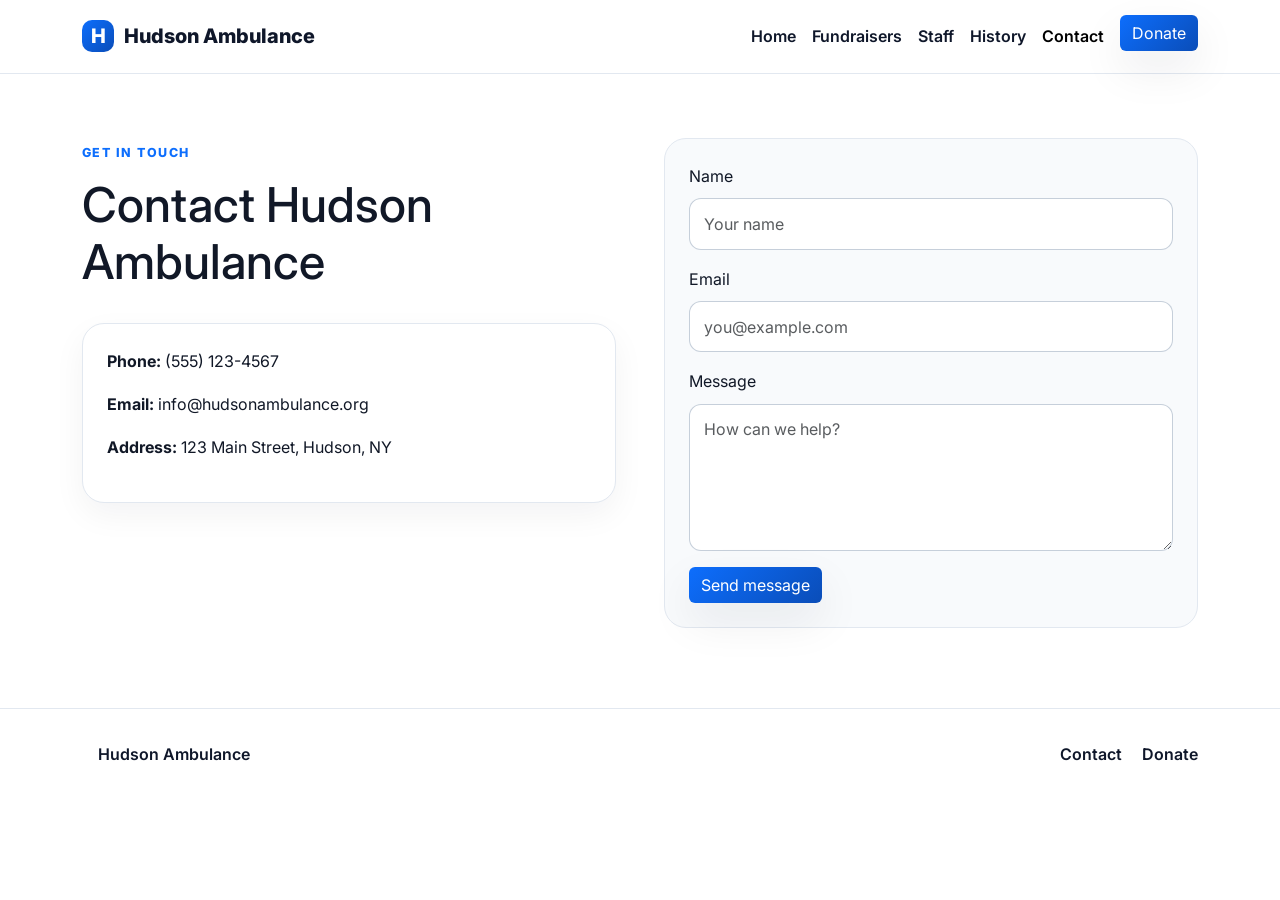
<file: contact.html>
<!DOCTYPE html>
<html lang="en">
<head>
  <meta charset="UTF-8" />
  <meta name="viewport" content="width=device-width, initial-scale=1.0" />
  <title>Hudson Ambulance | Contact</title>
  <meta name="description" content="Contact Hudson Ambulance." />
  <link rel="preconnect" href="https://fonts.googleapis.com">
  <link rel="preconnect" href="https://fonts.gstatic.com" crossorigin>
  <link href="https://fonts.googleapis.com/css2?family=Inter:wght@400;500;600;700;800&display=swap" rel="stylesheet">
  <link href="https://cdn.jsdelivr.net/npm/bootstrap@5.3.3/dist/css/bootstrap.min.css" rel="stylesheet">
  <link rel="stylesheet" href="assets/css/styles.css" />
</head>
<body>
  <nav class="navbar navbar-expand-lg navbar-light sticky-top">
    <div class="container">
      <a class="navbar-brand" href="index.html">
        <span class="brand-mark">H</span>
        Hudson Ambulance
      </a>
      <button class="navbar-toggler" type="button" data-bs-toggle="collapse" data-bs-target="#mainNav">
        <span class="navbar-toggler-icon"></span>
      </button>
      <div class="collapse navbar-collapse" id="mainNav">
        <ul class="navbar-nav ms-auto">
          <li class="nav-item"><a class="nav-link" href="index.html">Home</a></li>
          <li class="nav-item"><a class="nav-link" href="fundraisers.html">Fundraisers</a></li>
          <li class="nav-item"><a class="nav-link" href="staff.html">Staff</a></li>
          <li class="nav-item"><a class="nav-link" href="history.html">History</a></li>
          <li class="nav-item"><a class="nav-link active" href="contact.html">Contact</a></li>
          <li class="nav-item"><a class="btn btn-primary ms-lg-2" href="donate.html">Donate</a></li>
        </ul>
      </div>
    </div>
  </nav>

  <main class="page-shell">
    <div class="container">
      <div class="row g-5">
        <div class="col-lg-6">
          <div class="page-header">
            <p class="eyebrow text-primary">Get in touch</p>
            <h1>Contact Hudson Ambulance</h1>
          </div>

          <div class="contact-card">
            <p><strong>Phone:</strong> (555) 123-4567</p>
            <p><strong>Email:</strong> info@hudsonambulance.org</p>
            <p><strong>Address:</strong> 123 Main Street, Hudson, NY</p>
          </div>
        </div>

        <div class="col-lg-6">
          <form class="contact-form">
            <div class="mb-3">
              <label class="form-label">Name</label>
              <input type="text" class="form-control" placeholder="Your name" />
            </div>
            <div class="mb-3">
              <label class="form-label">Email</label>
              <input type="email" class="form-control" placeholder="you@example.com" />
            </div>
            <div class="mb-3">
              <label class="form-label">Message</label>
              <textarea class="form-control" rows="5" placeholder="How can we help?"></textarea>
            </div>
            <button type="button" class="btn btn-primary" onclick="alert('This form is ready for Formspree, Netlify Forms, or a custom backend.')">
              Send message
            </button>
          </form>
        </div>
      </div>
    </div>
  </main>

  <footer class="site-footer">
    <div class="container">
      <div class="row align-items-center">
        <div class="col-md-6">
          <a class="footer-brand" href="index.html">Hudson Ambulance</a>
        </div>
        <div class="col-md-6 text-md-end">
          <a href="contact.html">Contact</a>
          <a href="donate.html">Donate</a>
        </div>
      </div>
    </div>
  </footer>

  <script src="https://cdn.jsdelivr.net/npm/bootstrap@5.3.3/dist/js/bootstrap.bundle.min.js"></script>
  <script src="assets/js/site.js"></script>
</body>
</html>
</file>
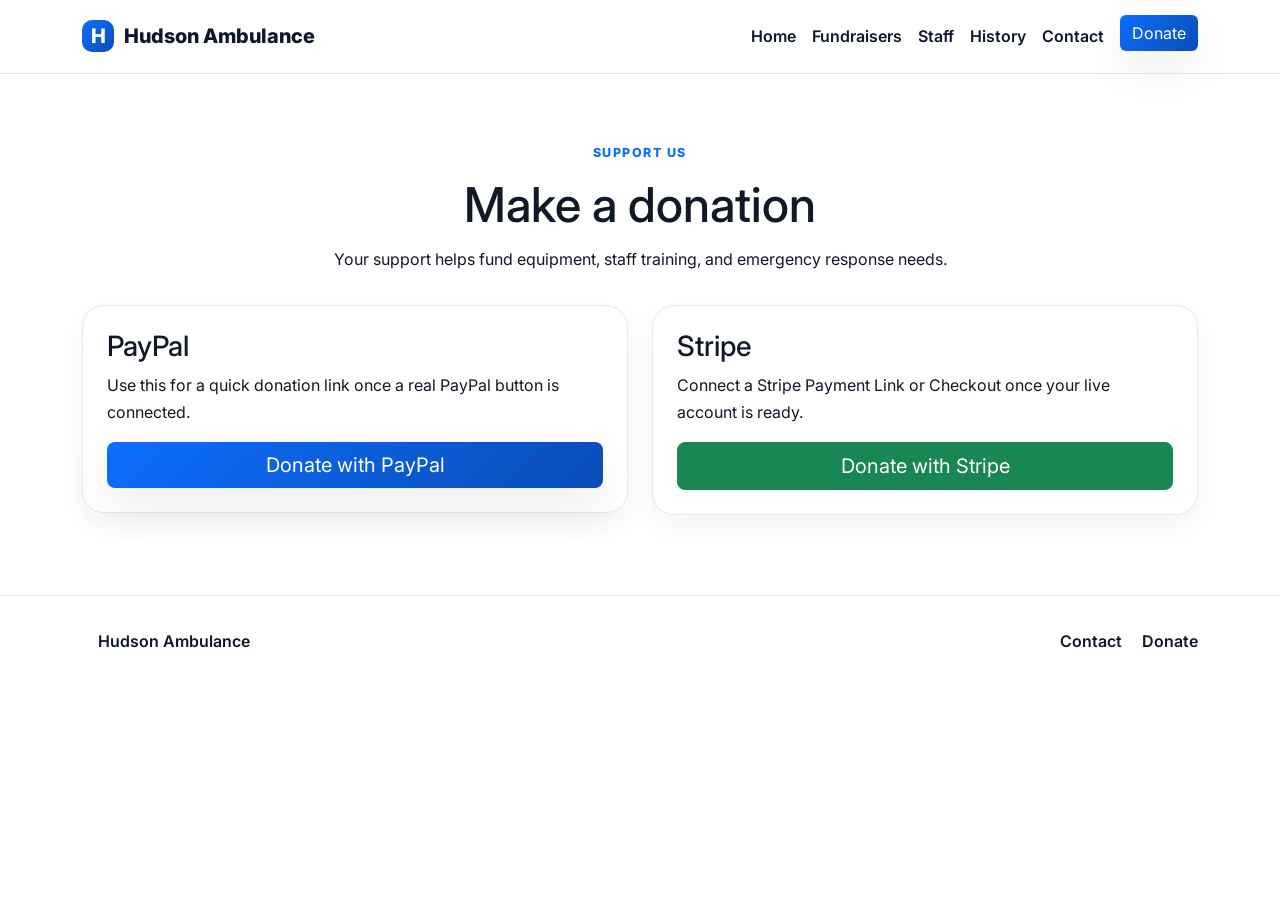
<file: donate.html>
<!DOCTYPE html>
<html lang="en">
<head>
  <meta charset="UTF-8" />
  <meta name="viewport" content="width=device-width, initial-scale=1.0" />
  <title>Hudson Ambulance | Donate</title>
  <meta name="description" content="Support Hudson Ambulance with a donation." />
  <link rel="preconnect" href="https://fonts.googleapis.com">
  <link rel="preconnect" href="https://fonts.gstatic.com" crossorigin>
  <link href="https://fonts.googleapis.com/css2?family=Inter:wght@400;500;600;700;800&display=swap" rel="stylesheet">
  <link href="https://cdn.jsdelivr.net/npm/bootstrap@5.3.3/dist/css/bootstrap.min.css" rel="stylesheet">
  <link rel="stylesheet" href="assets/css/styles.css" />
</head>
<body>
  <nav class="navbar navbar-expand-lg navbar-light sticky-top">
    <div class="container">
      <a class="navbar-brand" href="index.html">
        <span class="brand-mark">H</span>
        Hudson Ambulance
      </a>
      <button class="navbar-toggler" type="button" data-bs-toggle="collapse" data-bs-target="#mainNav">
        <span class="navbar-toggler-icon"></span>
      </button>
      <div class="collapse navbar-collapse" id="mainNav">
        <ul class="navbar-nav ms-auto">
          <li class="nav-item"><a class="nav-link" href="index.html">Home</a></li>
          <li class="nav-item"><a class="nav-link" href="fundraisers.html">Fundraisers</a></li>
          <li class="nav-item"><a class="nav-link" href="staff.html">Staff</a></li>
          <li class="nav-item"><a class="nav-link" href="history.html">History</a></li>
          <li class="nav-item"><a class="nav-link" href="contact.html">Contact</a></li>
          <li class="nav-item"><a class="btn btn-primary ms-lg-2 active" href="donate.html">Donate</a></li>
        </ul>
      </div>
    </div>
  </nav>

  <main class="page-shell">
    <div class="container">
      <div class="page-header text-center">
        <p class="eyebrow text-primary">Support us</p>
        <h1>Make a donation</h1>
        <p>Your support helps fund equipment, staff training, and emergency response needs.</p>
      </div>

      <div class="row g-4">
        <div class="col-md-6">
          <div class="donation-card">
            <h3>PayPal</h3>
            <p>Use this for a quick donation link once a real PayPal button is connected.</p>
            <a class="btn btn-primary btn-lg w-100" href="#" onclick="alert('Replace with your real PayPal donation link.')">Donate with PayPal</a>
          </div>
        </div>

        <div class="col-md-6">
          <div class="donation-card">
            <h3>Stripe</h3>
            <p>Connect a Stripe Payment Link or Checkout once your live account is ready.</p>
            <a class="btn btn-success btn-lg w-100" href="#" onclick="alert('Replace with your live Stripe checkout or payment link.')">Donate with Stripe</a>
          </div>
        </div>
      </div>
    </div>
  </main>

  <footer class="site-footer">
    <div class="container">
      <div class="row align-items-center">
        <div class="col-md-6">
          <a class="footer-brand" href="index.html">Hudson Ambulance</a>
        </div>
        <div class="col-md-6 text-md-end">
          <a href="contact.html">Contact</a>
          <a href="donate.html">Donate</a>
        </div>
      </div>
    </div>
  </footer>

  <script src="https://cdn.jsdelivr.net/npm/bootstrap@5.3.3/dist/js/bootstrap.bundle.min.js"></script>
  <script src="assets/js/site.js"></script>
</body>
</html>
</file>
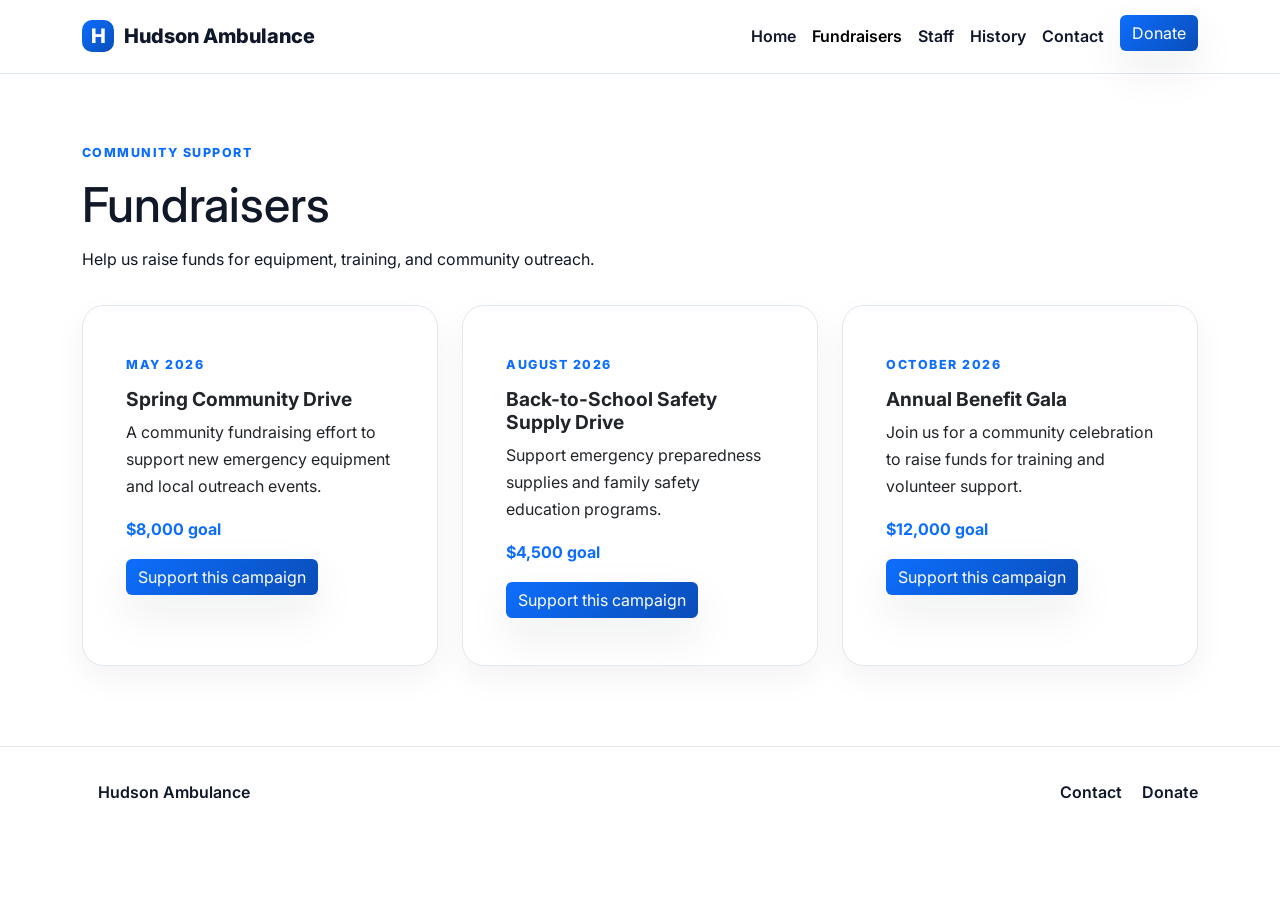
<file: fundraisers.html>
<!DOCTYPE html>
<html lang="en">
<head>
  <meta charset="UTF-8" />
  <meta name="viewport" content="width=device-width, initial-scale=1.0" />
  <title>Hudson Ambulance | Fundraisers</title>
  <meta name="description" content="Fundraisers and community events that support Hudson Ambulance." />
  <link rel="preconnect" href="https://fonts.googleapis.com">
  <link rel="preconnect" href="https://fonts.gstatic.com" crossorigin>
  <link href="https://fonts.googleapis.com/css2?family=Inter:wght@400;500;600;700;800&display=swap" rel="stylesheet">
  <link href="https://cdn.jsdelivr.net/npm/bootstrap@5.3.3/dist/css/bootstrap.min.css" rel="stylesheet">
  <link rel="stylesheet" href="assets/css/styles.css" />
</head>
<body>
  <nav class="navbar navbar-expand-lg navbar-light sticky-top">
    <div class="container">
      <a class="navbar-brand" href="index.html">
        <span class="brand-mark">H</span>
        Hudson Ambulance
      </a>
      <button class="navbar-toggler" type="button" data-bs-toggle="collapse" data-bs-target="#mainNav">
        <span class="navbar-toggler-icon"></span>
      </button>
      <div class="collapse navbar-collapse" id="mainNav">
        <ul class="navbar-nav ms-auto">
          <li class="nav-item"><a class="nav-link" href="index.html">Home</a></li>
          <li class="nav-item"><a class="nav-link active" href="fundraisers.html">Fundraisers</a></li>
          <li class="nav-item"><a class="nav-link" href="staff.html">Staff</a></li>
          <li class="nav-item"><a class="nav-link" href="history.html">History</a></li>
          <li class="nav-item"><a class="nav-link" href="contact.html">Contact</a></li>
          <li class="nav-item"><a class="btn btn-primary ms-lg-2" href="donate.html">Donate</a></li>
        </ul>
      </div>
    </div>
  </nav>

  <main class="page-shell">
    <div class="container">
      <div class="page-header">
        <p class="eyebrow text-primary">Community support</p>
        <h1>Fundraisers</h1>
        <p>Help us raise funds for equipment, training, and community outreach.</p>
      </div>

      <div class="row g-4" id="fundraiserList"></div>
    </div>
  </main>

  <footer class="site-footer">
    <div class="container">
      <div class="row align-items-center">
        <div class="col-md-6">
          <a class="footer-brand" href="index.html">Hudson Ambulance</a>
        </div>
        <div class="col-md-6 text-md-end">
          <a href="contact.html">Contact</a>
          <a href="donate.html">Donate</a>
        </div>
      </div>
    </div>
  </footer>

  <script src="https://cdn.jsdelivr.net/npm/bootstrap@5.3.3/dist/js/bootstrap.bundle.min.js"></script>
  <script src="assets/js/site.js"></script>
</body>
</html>
</file>
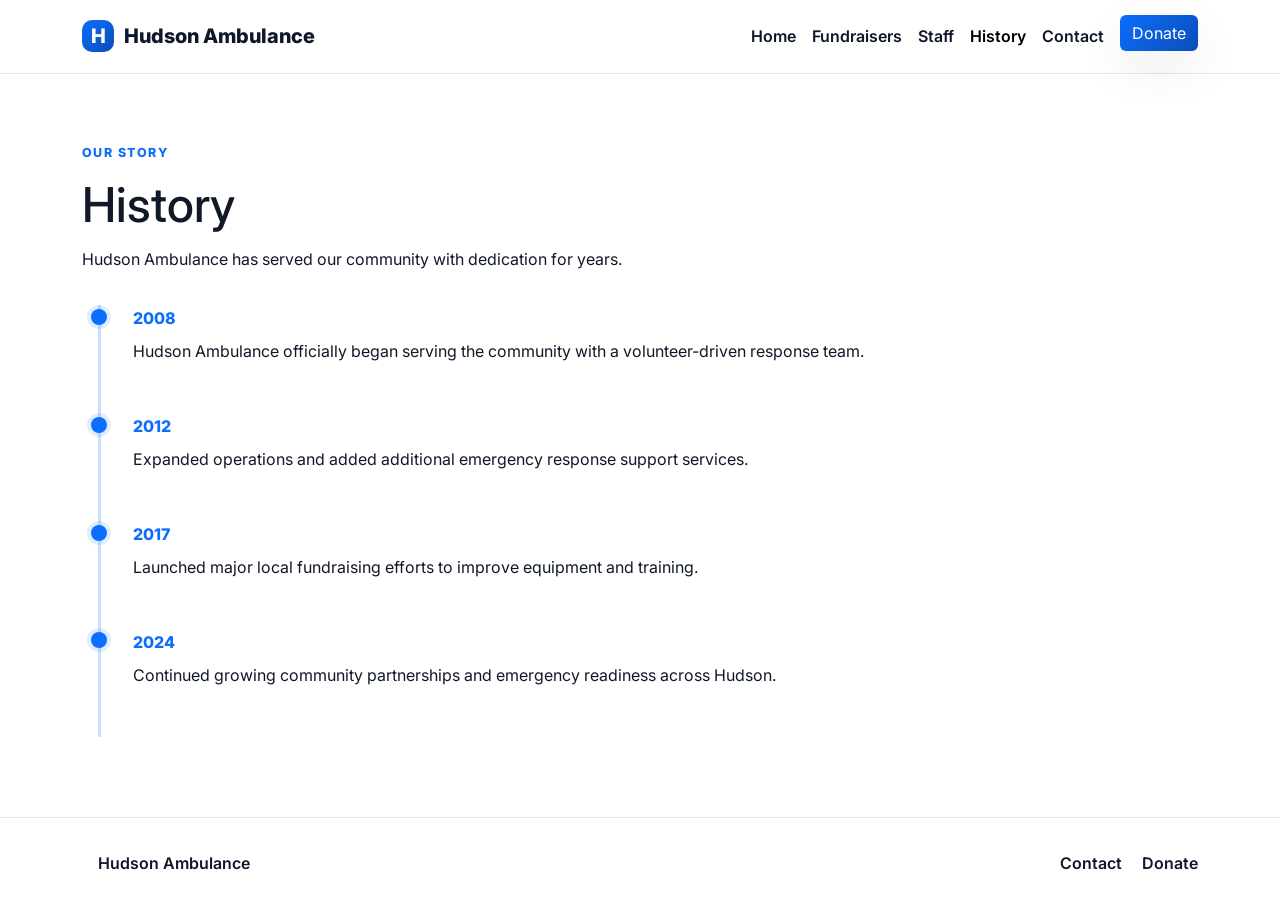
<file: history.html>
<!DOCTYPE html>
<html lang="en">
<head>
  <meta charset="UTF-8" />
  <meta name="viewport" content="width=device-width, initial-scale=1.0" />
  <title>Hudson Ambulance | History</title>
  <meta name="description" content="The history and milestones of Hudson Ambulance." />
  <link rel="preconnect" href="https://fonts.googleapis.com">
  <link rel="preconnect" href="https://fonts.gstatic.com" crossorigin>
  <link href="https://fonts.googleapis.com/css2?family=Inter:wght@400;500;600;700;800&display=swap" rel="stylesheet">
  <link href="https://cdn.jsdelivr.net/npm/bootstrap@5.3.3/dist/css/bootstrap.min.css" rel="stylesheet">
  <link rel="stylesheet" href="assets/css/styles.css" />
</head>
<body>
  <nav class="navbar navbar-expand-lg navbar-light sticky-top">
    <div class="container">
      <a class="navbar-brand" href="index.html">
        <span class="brand-mark">H</span>
        Hudson Ambulance
      </a>
      <button class="navbar-toggler" type="button" data-bs-toggle="collapse" data-bs-target="#mainNav">
        <span class="navbar-toggler-icon"></span>
      </button>
      <div class="collapse navbar-collapse" id="mainNav">
        <ul class="navbar-nav ms-auto">
          <li class="nav-item"><a class="nav-link" href="index.html">Home</a></li>
          <li class="nav-item"><a class="nav-link" href="fundraisers.html">Fundraisers</a></li>
          <li class="nav-item"><a class="nav-link" href="staff.html">Staff</a></li>
          <li class="nav-item"><a class="nav-link active" href="history.html">History</a></li>
          <li class="nav-item"><a class="nav-link" href="contact.html">Contact</a></li>
          <li class="nav-item"><a class="btn btn-primary ms-lg-2" href="donate.html">Donate</a></li>
        </ul>
      </div>
    </div>
  </nav>

  <main class="page-shell">
    <div class="container">
      <div class="page-header">
        <p class="eyebrow text-primary">Our story</p>
        <h1>History</h1>
        <p>Hudson Ambulance has served our community with dedication for years.</p>
      </div>

      <div id="historyTimeline" class="timeline"></div>
    </div>
  </main>

  <footer class="site-footer">
    <div class="container">
      <div class="row align-items-center">
        <div class="col-md-6">
          <a class="footer-brand" href="index.html">Hudson Ambulance</a>
        </div>
        <div class="col-md-6 text-md-end">
          <a href="contact.html">Contact</a>
          <a href="donate.html">Donate</a>
        </div>
      </div>
    </div>
  </footer>

  <script src="https://cdn.jsdelivr.net/npm/bootstrap@5.3.3/dist/js/bootstrap.bundle.min.js"></script>
  <script src="assets/js/site.js"></script>
</body>
</html>
</file>
<file: assets/css/styles.css>
:root {
  --primary: #0d6efd;
  --primary-dark: #0a4db8;
  --secondary: #0f172a;
  --muted: #64748b;
  --light: #f8fafc;
  --border: #e2e8f0;
  --success: #198754;
  --shadow: 0 18px 45px rgba(15, 23, 42, 0.08);
}

* {
  box-sizing: border-box;
}

html {
  scroll-behavior: smooth;
}

body {
  font-family: "Inter", sans-serif;
  background: #ffffff;
  color: #111827;
  line-height: 1.7;
}

a {
  text-decoration: none;
}

img {
  max-width: 100%;
  display: block;
}

.navbar {
  background: rgba(255, 255, 255, 0.95);
  backdrop-filter: blur(10px);
  border-bottom: 1px solid var(--border);
  padding: 0.9rem 0;
}

.navbar-brand {
  font-weight: 800;
  color: var(--secondary);
  display: inline-flex;
  align-items: center;
  gap: 0.6rem;
}

.brand-mark {
  width: 32px;
  height: 32px;
  border-radius: 10px;
  display: inline-flex;
  align-items: center;
  justify-content: center;
  background: linear-gradient(135deg, var(--primary), var(--primary-dark));
  color: white;
  font-weight: 800;
}

.nav-link {
  font-weight: 600;
  color: var(--secondary);
}

.nav-link.active,
.nav-link:hover {
  color: var(--primary);
}

.btn-primary {
  background: linear-gradient(135deg, var(--primary), var(--primary-dark));
  border: none;
  box-shadow: var(--shadow);
}

.btn-outline-primary {
  border-color: rgba(13, 110, 253, 0.45);
}

.hero {
  background: linear-gradient(135deg, rgba(13, 110, 253, 0.96), rgba(9, 87, 200, 0.82));
  color: white;
  padding: 6rem 0 5rem;
  position: relative;
  overflow: hidden;
}

.hero::before {
  content: "";
  position: absolute;
  inset: 0;
  background: radial-gradient(circle at top right, rgba(255,255,255,0.22), transparent 35%);
}

.hero .container {
  position: relative;
  z-index: 1;
}

.hero h1 {
  font-size: clamp(2.5rem, 5vw, 4rem);
  line-height: 1.1;
  font-weight: 800;
  margin-bottom: 1rem;
}

.eyebrow {
  display: inline-block;
  font-size: 0.78rem;
  font-weight: 800;
  letter-spacing: 0.12em;
  text-transform: uppercase;
  margin-bottom: 0.8rem;
}

.lead {
  color: rgba(255,255,255,0.9);
  max-width: 620px;
  font-size: 1.08rem;
}

.hero-card {
  background: rgba(255,255,255,0.08);
  border: 1px solid rgba(255,255,255,0.12);
  border-radius: 24px;
  padding: 1.5rem;
  backdrop-filter: blur(8px);
  box-shadow: var(--shadow);
}

.stat {
  display: flex;
  flex-direction: column;
  padding: 1rem 0;
  border-bottom: 1px solid rgba(255,255,255,0.12);
}

.stat:last-child {
  border-bottom: none;
}

.stat-number {
  font-size: 1.7rem;
  font-weight: 800;
}

.stat-label {
  color: rgba(255,255,255,0.82);
}

.section {
  padding: 5rem 0;
}

.alt-bg {
  background: var(--light);
}

.feature-card,
.donation-card,
.contact-card,
.card {
  background: white;
  border: 1px solid var(--border);
  border-radius: 22px;
  padding: 1.5rem;
  box-shadow: 0 12px 32px rgba(15, 23, 42, 0.05);
}

.icon-wrap {
  width: 64px;
  height: 64px;
  border-radius: 18px;
  display: flex;
  align-items: center;
  justify-content: center;
  background: rgba(13, 110, 253, 0.08);
  font-size: 2rem;
  margin-bottom: 1rem;
}

.photo-panel {
  background: linear-gradient(135deg, rgba(13,110,253,0.08), rgba(15,23,42,0.03));
  border-radius: 28px;
  min-height: 350px;
  display: flex;
  align-items: center;
  justify-content: center;
  border: 1px solid var(--border);
}

.photo-box {
  width: 80%;
  min-height: 240px;
  border-radius: 24px;
  background: linear-gradient(135deg, #dfe9ff, #fefefe);
  border: 1px solid var(--border);
  display: flex;
  align-items: center;
  justify-content: center;
  font-weight: 700;
  color: var(--secondary);
  text-transform: uppercase;
  letter-spacing: 0.12em;
}

.check-list {
  list-style: none;
  padding-left: 0;
  margin-top: 1.2rem;
}

.check-list li {
  position: relative;
  padding-left: 1.8rem;
  margin-bottom: 0.7rem;
}

.check-list li::before {
  content: "✓";
  position: absolute;
  left: 0;
  color: var(--success);
  font-weight: 800;
}

.page-shell {
  padding: 4rem 0 5rem;
}

.page-header {
  margin-bottom: 2rem;
}

.page-header h1 {
  font-size: clamp(2rem, 4vw, 3rem);
  margin-bottom: 0.8rem;
}

.card-img-top {
  border-radius: 16px 16px 0 0;
  height: 220px;
  object-fit: cover;
}

.card-body {
  padding: 1.2rem 1.2rem 1.4rem;
}

.card-title {
  font-size: 1.2rem;
  font-weight: 700;
  margin-bottom: 0.5rem;
}

.text-primary {
  color: var(--primary) !important;
}

.timeline {
  position: relative;
  margin-top: 2rem;
  padding-left: 1rem;
}

.timeline-item {
  position: relative;
  padding: 0 0 2rem 2rem;
  border-left: 3px solid rgba(13, 110, 253, 0.22);
}

.timeline-item::before {
  content: "";
  position: absolute;
  left: -0.6rem;
  top: 0.2rem;
  width: 1rem;
  height: 1rem;
  border-radius: 50%;
  background: var(--primary);
  box-shadow: 0 0 0 4px rgba(13, 110, 253, 0.12);
}

.timeline-year {
  font-weight: 800;
  color: var(--primary);
  margin-bottom: 0.35rem;
}

.contact-form {
  background: var(--light);
  border: 1px solid var(--border);
  border-radius: 22px;
  padding: 1.5rem;
}

.form-control {
  border-radius: 12px;
  padding: 0.8rem 0.9rem;
  border: 1px solid rgba(148, 163, 184, 0.5);
}

.site-footer {
  border-top: 1px solid var(--border);
  padding: 2rem 0;
  background: #fff;
}

.footer-brand {
  font-weight: 800;
  color: var(--secondary);
}

.site-footer a {
  color: var(--secondary);
  margin-left: 1rem;
  font-weight: 600;
}

@media (max-width: 768px) {
  .hero {
    padding-top: 5rem;
  }

  .feature-card,
  .donation-card,
  .contact-card,
  .card {
    padding: 1.2rem;
  }

  .site-footer .row {
    text-align: center;
  }

  .site-footer a {
    display: inline-block;
    margin: 0.4rem 0.6rem;
  }
}
</file>
